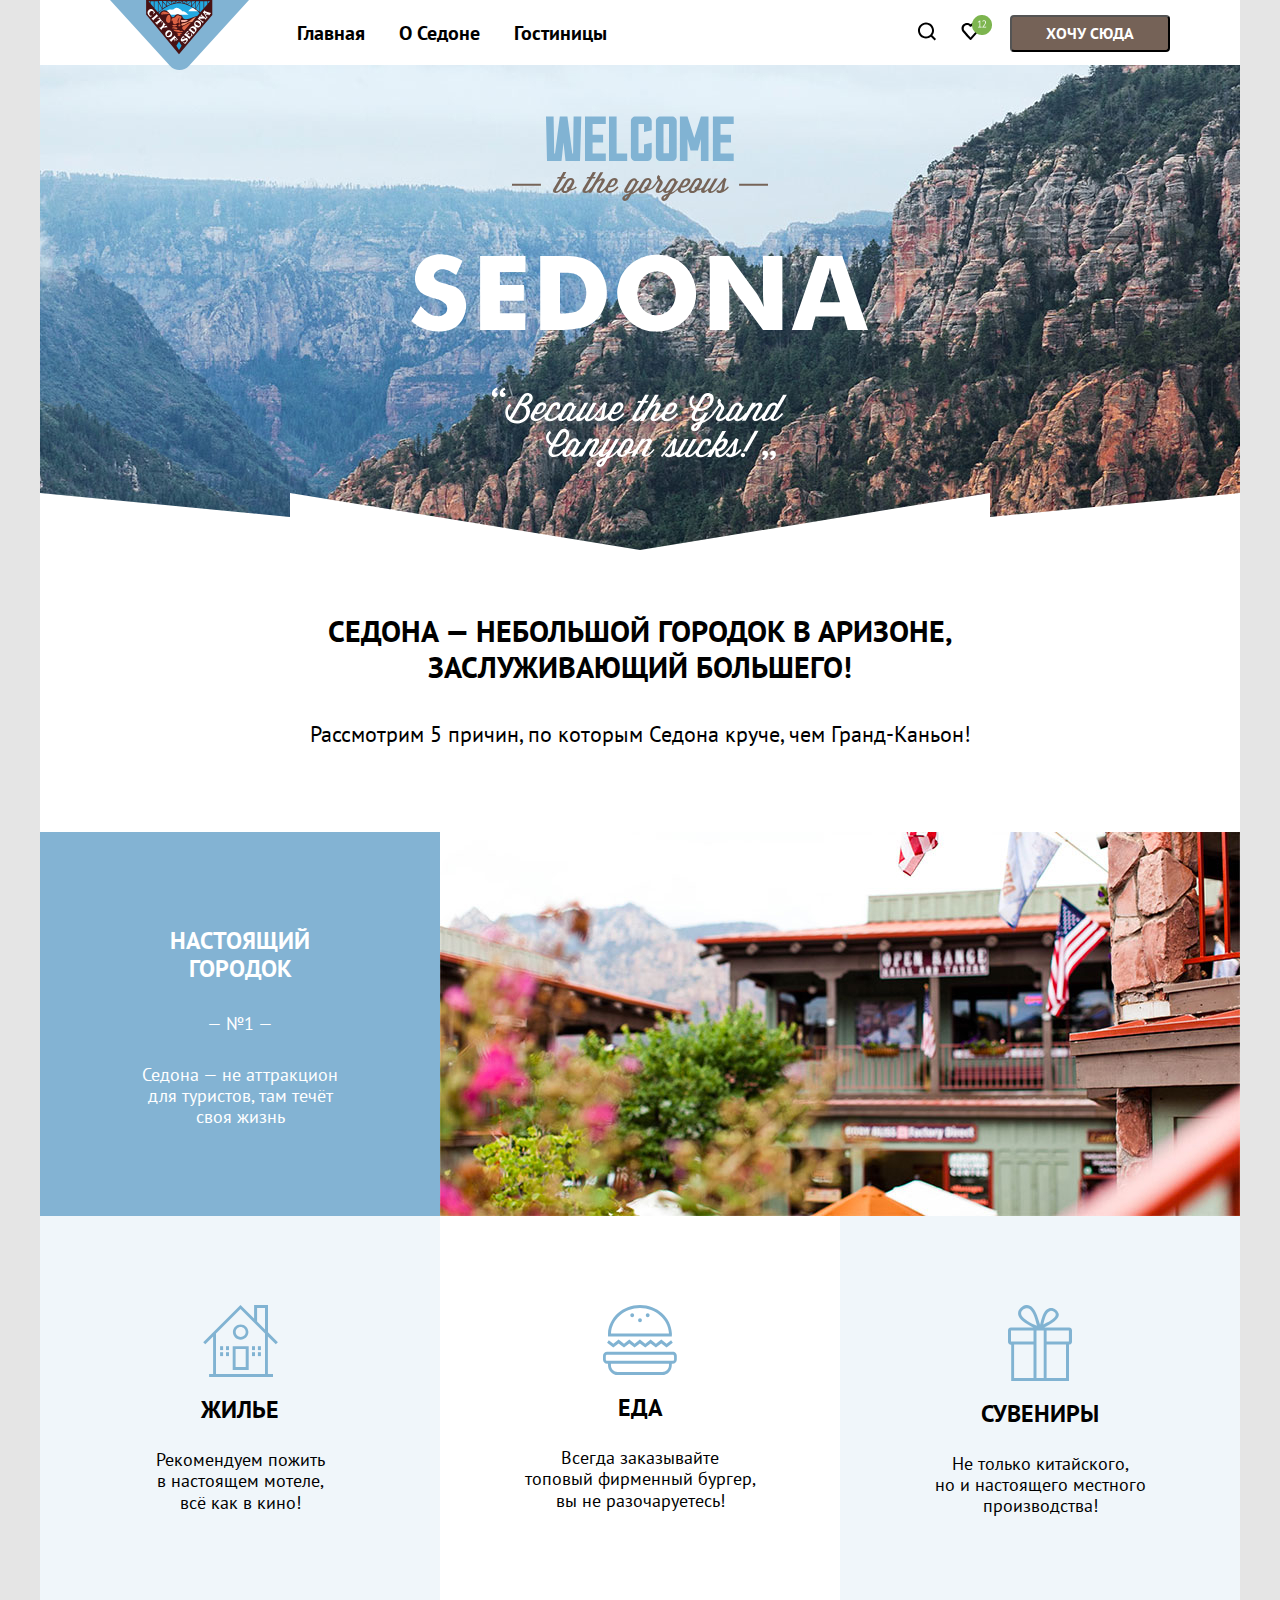
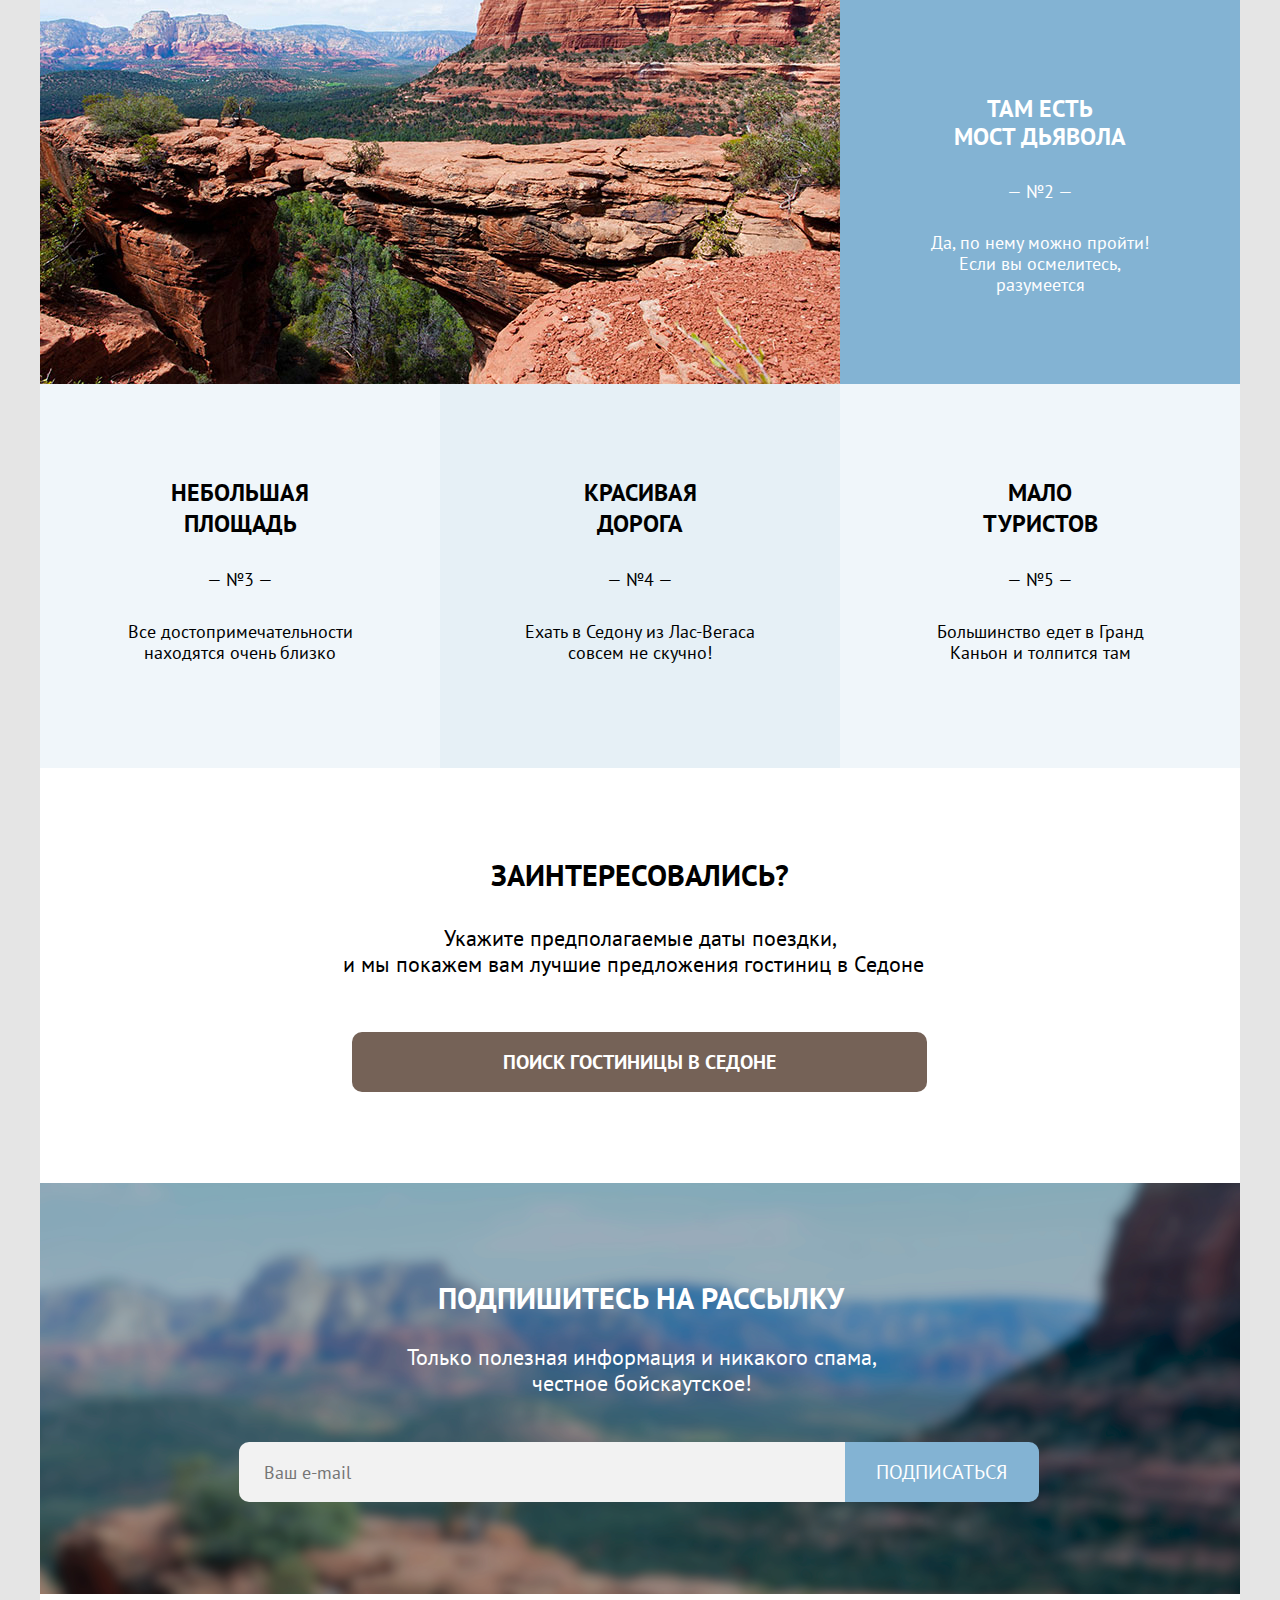
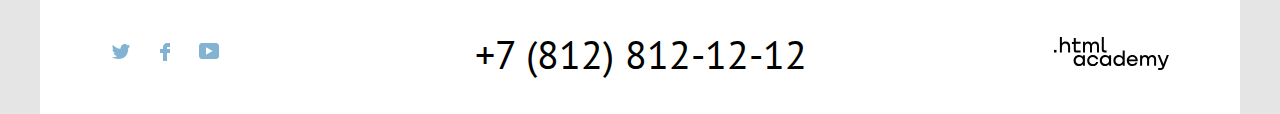
<file: index.html>
<!DOCTYPE html>
<html lang="ru">
  <head>
    <meta charset="utf-8">
    <title>HTML Academy: Седона</title>
    <link rel="stylesheet" href="./styles/styles.css">
    <link rel="icon" href="favicon.ico">
    <link rel="icon" type="image/png" sizes="32x32" href="images/vector-logos/favicon.png">
  </head>
  <body>
    <header class="page-header">
      <nav class="main-nav">
        <a class="logo main-nav__logo" href="https://htmlacademy.ru/">
         <img src="images/vector-logos/sedona-logo.svg"  width="139" height="70" alt="Логотип Седоны" >
        </a>
     
         <ul class="main-nav__list">
           <li class="main-nav__item">
            <a class="main-nav__link" href="#">Главная</a>
             </li>
           <li class="main-nav__item">
             <a class="main-nav__link" href="#">О Седоне</a>
           </li>
           <li class="main-nav__item">
             <a class="main-nav__link" href="catalog.html">Гостиницы</a>
           </li>
         </ul>
         <ul class="user-menu">
          <li class="user-menu-item-1">
            <a class="main-nav__link-2" href="#"><svg width="20" height="19" role="img" aria-label="search" viewBox="0 0 20 19" fill="none" xmlns="http://www.w3.org/2000/svg">
              <path d="M19.0257 17.05L15.3152 13.35C16.318 12.05 17.02 10.35 17.02 8.44995C17.02 4.04995 13.4098 0.449951 8.99732 0.449951C4.58483 0.449951 0.974609 4.14995 0.974609 8.54995C0.974609 12.95 4.58483 16.55 8.99732 16.55C10.8024 16.55 12.5072 15.95 13.9112 14.85L17.6217 18.55L19.0257 17.05ZM8.99732 14.55C5.68795 14.55 2.98029 11.85 2.98029 8.54995C2.98029 5.24995 5.68795 2.54995 8.99732 2.54995C12.3067 2.54995 15.0143 5.24995 15.0143 8.54995C15.0143 11.85 12.3067 14.55 8.99732 14.55Z" fill="black"/>
              </svg></a> 
          </li>
           <li class="user-menu-item-2">
            <a class="main-nav__link-2" href="#"><svg width="19" height="17" role="img" aria-label="favorite" viewBox="0 0 19 17" fill="none" xmlns="http://www.w3.org/2000/svg">
              <path d="M9.44381 17C9.14296 17 8.84211 16.9 8.64154 16.6C3.22622 10.5 1.92253 9.1 1.62168 8.7C0.91969 7.8 0.518555 6.6 0.518555 5.4C0.518555 2.4 2.92537 0 6.03417 0C7.33785 0 8.54126 0.5 9.5441 1.3C10.5469 0.5 11.8506 0 13.054 0C16.0625 0 18.5696 2.4 18.5696 5.4C18.5696 6.7 18.0682 7.9 17.266 8.8L10.2461 16.7C10.0455 16.9 9.84495 17 9.44381 17ZM3.42679 7.5C3.72764 7.9 6.93672 11.5 9.5441 14.4L15.7617 7.4C16.2631 6.9 16.4637 6.2 16.4637 5.4C16.4637 3.6 14.9594 2.1 13.1543 2.1C12.1515 2.1 11.1486 2.6 10.4467 3.4C10.1458 3.7 9.84495 3.8 9.5441 3.8C9.24325 3.8 8.9424 3.6 8.74183 3.4C8.03984 2.6 7.037 2.1 6.03417 2.1C4.22906 2.1 2.7248 3.6 2.7248 5.4C2.62452 6.3 3.02565 7 3.42679 7.5C3.3265 7.5 3.3265 7.5 3.42679 7.5Z" fill="black"/>
              </svg>
              </a> 
           </li>
           <li class="user-menu-item-3">
            <a class="main-nav__link-3" href="#"><img src="images/vector-logos/number-favorite.png" width="20"  height="20" alt="number-favorite"></a> 
           </li>
           <li class="user-menu-item">
            <button class="main-nav__link want-here-button" type="button">Xочу сюда</button> 
           </li>
         </ul>
      </nav>
     </header>

  <main class="main-container main-index">
    <h1 class="visually-hidden">SEDONA</h1>
    <div class="first-screen">
      <h2 class="visually-hidden">First-big-screen</h2>
      <div class="welcome-text">
        <img src="images/vector-logos/welcome-logo.svg" alt="wellcome-logo" width="458" height="352">
      </div>
      <div class="divider">
        <img src="images/vector-logos/divider.svg" alt="divider" width="1200" height="57">
      </div>
    </div>
    <div class="reasons">
      <div class="text-sedona-readons">
        <p class="town">Седона — небольшой городок в Аризоне, заслуживающий большего!</p>
        <p class="five-readons">Рассмотрим 5 причин, по которым Седона круче, чем Гранд-Каньон!</p>
      </div>
    </div>
    <section class="advantages">
      <h2 class="visually-hidden">Advantages</h2>
      <ul class="advantages-list">
        <li class="advantages-items-type-1">
          <div class="advantage-list-text">
          <h3 class="advantages-title-main">Настоящий <br> городок</h3>
          <p class="advantage-text-main"> — №1 — </p>
          <p class="advantage-text-main">Седона — не аттракцион<br>для туристов, там течёт своя жизнь</p>
          </div>
          <img src="images/hotels/photo-1.png" alt="sedona-hotel" width="800" height="384">
        </li>
        <li class="advantages-items-type-2">
          <div class="advantage-list-text">
            <div class="advantage-list-text-content">
            <img src="images/vector-logos/home-icon.svg" alt="home-icon" width="75" height="72">
          <h3 class="advantages-title-third">Жилье</h3>
          <p class="advantage-text-third">Рекомендуем пожить <br>в настоящем мотеле,</p> 
          <p class="advantage-text-third">всё как в кино!</p>
        </div>
        </div>
        </li>
        <li class="advantages-items-type-3">
          <div class="advantage-list-text">
            <div class="advantage-list-text-content">
          <img src="images/vector-logos/food-icon.svg" alt="food-icon" width="74" height="70">
          <h3 class="advantages-title-third">Еда</h3>
          <p class="advantage-text-third">Всегда заказывайте<br>топовый фирменный бургер,</p>
            <p class="advantage-text-third"> вы не разочаруетесь!</p>
          </div>
        </div>
        </li>
        <li class="advantages-items-type-2">
          <div class="advantage-list-text">
            <div class="advantage-list-text-content">
          <img src="images/vector-logos/present-icon.svg" width="64" height="76" alt="presents-icon">
          <h3 class="advantages-title-third">Сувениры</h3>
          <p class="advantage-text-third">Не только китайского,<br>но и настоящего местного производства!</p>
        </div>
        </div>
        </li>
        <li class="advantages-items-type-5">
          <div class="advantage-list-text">
          <h3 class="advantages-title-main">Там есть <br> мост дьявола</h3>
          <p class="advantage-text-main"> — №2 — </p>
          <p class="advantage-text-main">Да, по нему можно пройти! Если вы осмелитесь, разумеется</p>
        </div>
          <img src="images/hotels/devil-bridge.png" alt="devils-bridge" width="800" height="384">
        </li>
        <li class="advantages-items-type-2">
          <div class="advantage-list-text">
          <h3 class="advantage-name-secondary">Небольшая<br>площадь</h3>
          <p class="advantage-text-secondary"> — №3 — </p>
          <p class="advantage-text-secondary">Все достопримечательности<br>находятся очень близко </p>
        </div>
        </li>
        <li class="advantages-items-type-4">
          <div class="advantage-list-text">
          <h3 class="advantage-name-secondary">Красивая<br>дорога</h3>
          <p class="advantage-text-secondary">— №4 —</p>
          <p class="advantage-text-secondary">Ехать в Седону из Лас-Вегаса<br>совсем не скучно!</p>
        </div>
        </li>
        <li class= "advantages-items-type-2">
          <div class="advantage-list-text">
          <h3 class="advantage-name-secondary">Мало<br>туристов</h3>
          <p class="advantage-text-secondary">— №5 —</p>
          <p class="advantage-text-secondary">Большинство едет в Гранд<br>Каньон и толпится там</p>
        </div>
        </li>
      </ul>
    </section>
    <section class="hotel-search">
      <h2 class="visually-hidden">Hotel-booking</h2>
      <div class="interest">Заинтересовались?</div>
      <div class="approximate-data">Укажите предполагаемые даты поездки,</div>
      <div class="approximate-data-second">и мы покажем вам лучшие предложения гостиниц в Седоне</div>
      <button class="button-hotel-search" type="submit">ПОИСК ГОСТИНИЦЫ В СЕДОНЕ</button>
    </section>
    <section class="mailing">
      <h2 class="visually-hidden">Mailing subscribtion</h2> 
      <section class="newsletter">
        <h2 class="page-footer-title">Подпишитесь на рассылку</h2>
        <p class="news-letter-text">Только полезная информация и никакого спама,<br>честное бойскаутское!</p>
        <form class="newsletter-form" action="https://echo.htmlacademy.ru/" method="post">
          <label for="newsletter-email" class="visually-hidden">Email</label>
          <input class="field" placeholder="Ваш e-mail" type="email" name="newsletter-email" id="newsletter-email" required>
          <button class="newsletter-button" type="submit">Подписаться</button>
        </form>
      </section>
    </section>

  </main>

    <footer class="page-footer">
     <div class="page-footer__column">
      <ul class="footer-social-list">
        <li class="footer-social-item">
          <a class="social_item" href="https://twitter.com/htmlacademy_ru">
            <span class="visually-hidden">Твиттер</span>
            <svg width="18" height="15" viewBox="0 0 18 15" fill="none" xmlns="http://www.w3.org/2000/svg">
              <path d="M11.6 0.200056C13.4 -0.299944 14.8 0.500056 15.4 1.40006C16.1 1.20006 16.8 0.900056 17.5 0.700056C17.5 1.60006 16.9 2.20006 16.6 2.50006C17.3 2.60006 18 1.90006 18 1.90006C17.8 2.90006 16.9 3.70006 16.3 3.90006C16.1 10.7001 13 15.1001 5.7 15.0001C5.1 15.0001 5.8 15.0001 5.2 15.0001C4.8 15.0001 0.8 14.5001 0 13.1001C2.4 13.3001 4.1 12.7001 5 11.9001C4 11.6001 2.1 11.5001 1.8 9.00006C2.2 9.10006 2.4 9.20006 3.1 9.10006C1.8 8.30006 0.4 7.50006 0.5 5.30006C0.8 5.60006 1.6 5.80006 1.9 5.80006C1.1 5.60006 -0.2 2.50006 0.9 0.900056C2.8 2.80006 4.9 4.50006 8.5 4.70006C8.7 2.30006 9.7 0.800056 11.6 0.200056Z" fill="#83B3D3"/>
              </svg>
          </a>
        </li>
        <li class="footer-social-item">
          <a class="social_item" href="https://www.facebook.com/htmlacademy">
            <span class="visually-hidden">Facebook</span>
            <svg width="10" height="18" viewBox="0 0 10 18" fill="none" xmlns="http://www.w3.org/2000/svg">
              <path d="M7 0C4.8 0 3 1.8 3 4V6H0V10H3V18H7V10H10V6H7V4H10V0H7Z" fill="#83B3D3"/>
              </svg>
          </a>
        </li>
        <li class="footer-social-item">
          <a class="social_item" href="https://www.youtube.com/c/HTMLAcademyRUS">
            <span class="visually-hidden">Youtube</span>
            <svg width="20" height="16" viewBox="0 0 20 16" fill="none" xmlns="http://www.w3.org/2000/svg">
              <path d="M17 0H2.9C1.2 0 0 1.5 0 3.2V12.7C0 14.5 1.2 16 2.9 16H17.2C18.7 16 20.1 14.5 20.1 12.8V3.2C19.9 1.5 18.7 0 17 0ZM7 11.8V4.2L13.7 8L7 11.8Z" fill="#83B3D3"/>
              </svg>
          </a>
        </li>
      </ul>
      </div>
      <div class="footer-phone">
        <a  class="footer-phone-item" href="#">+7 (812) 812-12-12</a>
      </div>
      <div class="academy-logo">
         <a href="https://htmlacademy.ru/"><svg width="115" height="33" viewBox="0 0 115 33" fill="none" xmlns="http://www.w3.org/2000/svg">
          <path d="M0 12.8999V15.4999H2.5V12.8999H0Z" fill="black"/>
          <path d="M11.5999 4.5C9.9999 4.5 8.7999 5.2 7.9999 6.2H7.8999V0H5.8999V15.5H7.8999V10.2C7.8999 8.1 9.1999 6.6 11.1999 6.6C12.9999 6.6 14.0999 8 14.0999 9.8V15.5H16.0999V9.4C16.1999 6.4 14.2999 4.5 11.5999 4.5Z" fill="black"/>
          <path d="M26.5999 4.8001H21.7999V1.1001H19.7999V4.9001H17.8999V6.9001H19.7999V12.9001C19.7999 14.6001 20.7999 15.6001 22.4999 15.6001H26.5999V13.6001H22.8999C22.1999 13.6001 21.7999 13.2001 21.7999 12.5001V6.8001H26.5999V4.8001Z" fill="black"/>
          <path d="M41.1 4.6001C39.5 4.6001 38.2 5.4001 37.6 6.7001H37.5C36.9 5.5001 35.7 4.6001 34.1 4.6001C32.7 4.6001 31.6 5.4001 31 6.4001H30.9V4.8001H29V15.4001H31V10.0001C31 8.0001 32 6.5001 33.6 6.5001C35.1 6.5001 36 7.5001 36 9.1001V15.4001H38V9.8001C38 7.4001 39.4 6.5001 40.6 6.5001C42.1 6.5001 43 7.5001 43 9.1001V15.4001H45V8.9001C45.1 6.4001 43.6 4.6001 41.1 4.6001Z" fill="black"/>
          <path d="M47.8 12.7C47.8 14.4 48.8 15.4 50.6 15.4H52.6V13.4H50.9001C50.2001 13.4 49.8 13 49.8 12.3V0H47.8V12.7Z" fill="black"/>
          <path d="M28.9001 19.6999C28.0001 18.5999 26.7001 17.8999 25.0001 17.8999C21.9001 17.8999 19.6001 20.1999 19.6001 23.4999C19.6001 26.7999 21.9001 29.0999 25.0001 29.0999C26.8001 29.0999 28.0001 28.2999 28.8001 27.1999H28.9001V28.7999H30.9001V18.1999H28.9001V19.6999ZM25.3001 27.0999C23.1001 27.0999 21.7001 25.4999 21.7001 23.4999C21.7001 21.4999 23.1001 19.8999 25.3001 19.8999C27.5001 19.8999 28.9001 21.4999 28.9001 23.4999C28.9001 25.3999 27.5001 27.0999 25.3001 27.0999Z" fill="black"/>
          <path d="M44.2 21.9999C43.7 19.5999 41.5999 17.8999 38.7999 17.8999C35.3999 17.8999 33.2 20.3999 33.2 23.4999C33.2 26.5999 35.3999 29.0999 38.7999 29.0999C41.5999 29.0999 43.7 27.2999 44.2 24.8999H42.0999C41.6999 26.1999 40.3999 27.1999 38.7999 27.1999C36.5999 27.1999 35.2 25.5999 35.2 23.5999C35.2 21.5999 36.5999 19.9999 38.7999 19.9999C40.3999 19.9999 41.5999 20.9999 42.0999 22.1999H44.2V21.9999Z" fill="black"/>
          <path d="M55.1 19.6999C54.2 18.5999 52.9001 17.8999 51.2001 17.8999C48.1001 17.8999 45.8 20.1999 45.8 23.4999C45.8 26.7999 48.1001 29.0999 51.2001 29.0999C53.0001 29.0999 54.2 28.2999 55 27.1999H55.1V28.7999H57.1V18.1999H55.1V19.6999ZM51.5 27.0999C49.3 27.0999 47.9001 25.4999 47.9001 23.4999C47.9001 21.4999 49.3 19.8999 51.5 19.8999C53.7 19.8999 55.1 21.4999 55.1 23.4999C55.1 25.3999 53.6 27.0999 51.5 27.0999Z" fill="black"/>
          <path d="M68.6999 19.7999C67.7999 18.6999 66.4999 17.8999 64.7999 17.8999C61.6999 17.8999 59.3999 20.1999 59.3999 23.4999C59.3999 26.7999 61.5999 29.0999 64.7999 29.0999C66.4999 29.0999 67.7999 28.2999 68.5999 27.2999H68.6999V28.7999H70.6999V13.3999H68.6999V19.7999ZM65.0999 27.0999C62.8999 27.0999 61.4999 25.4999 61.4999 23.4999C61.4999 21.4999 62.8999 19.8999 65.0999 19.8999C67.2999 19.8999 68.6999 21.4999 68.6999 23.4999C68.5999 25.4999 67.1999 27.0999 65.0999 27.0999Z" fill="black"/>
          <path d="M78.3 17.8999C75 17.8999 72.8 20.3999 72.8 23.4999C72.8 26.4999 74.9 29.0999 78.3 29.0999C80.8 29.0999 82.8 27.7999 83.5 25.4999H81.4C80.9 26.4999 79.8 27.0999 78.4 27.0999C76.5 27.0999 75.1 25.7999 75 24.1999H83.8C84 20.5999 81.8 17.8999 78.3 17.8999ZM78.3 19.7999C80 19.7999 81.3 20.7999 81.6 22.3999H75.1C75.4 20.8999 76.6 19.7999 78.3 19.7999Z" fill="black"/>
          <path d="M98.2001 17.8999C96.6001 17.8999 95.3001 18.6999 94.6001 19.8999H94.5001C93.9001 18.6999 92.7001 17.8999 91.1001 17.8999C89.7001 17.8999 88.6001 18.5999 88.0001 19.6999V18.1999H86.1001V28.7999H88.1001V23.3999C88.1001 21.3999 89.1001 19.9999 90.7001 19.8999C92.2001 19.8999 93.1001 20.8999 93.1001 22.4999V28.7999H95.1001V23.1999C95.1001 20.7999 96.5001 19.8999 97.7001 19.8999C99.2001 19.8999 100.1 20.8999 100.1 22.4999V28.7999H102.1V22.2999C102.2 19.6999 100.7 17.8999 98.2001 17.8999Z" fill="black"/>
          <path d="M109.4 27.0001L105.8 18.1001H103.6L108.4 29.7001C108.1 30.6001 107.7 30.9001 106.7 30.9001H104.2V32.9001H106.7C108.5 32.9001 109.5 32.1001 110.2 30.3001L114.9 18.1001H112.8L109.4 27.0001Z" fill="black"/>
          </svg>
          </a>
      </div>
    </footer>
    <div class="modal-container">
      <div class="modal-hotel-search">
             <button class="modal-close-button">
              <span class="visually-hidden">Закрыть</span>
              <img src="images/vector-logos/cross.svg" width="13" height="13" alt="cross">
             </button>
          <section class="modal-content">
              <h2 class="modal-title">ПОИСК ГОСТИНИЦЫ В СЕДОНЕ</h2>
              <form class="auth-form" action="https://echo.htmlacademy.ru/" method="post">
                  <div class="modal-form modal-form_full">
                    <label class="madal-data" for="date-in">Дата заезда:</label>
                    <input class="auth-form-field field" type="text" id="date-in" name="auth-login" placeholder="27 апреля 2020">
                    <p class="modal-form__subtitle modal-form__subtitle_error">Мы не можем отправить вас в прошлое.</p>
                  </div>
                  <div class="modal-form modal-form_full">
                      <label class="madal-data" for="date-out">Дата выезда:</label>
                      <input class="auth-form-field field" type="text" id="date-out" name="auth-login-name" placeholder="1 сентября 2021">
                      <p class="modal-form__subtitle">На эти даты есть свободные номера. Пока есть.</p>
                    </div>
                  <div class="modal-form">
                      <label class="madal-data">Взрослые:</label>
                      <div class="number-input">
                        <button class="number-input__button number-input__button_minus"><svg width="13" height="1" role="img" aria-label="minus-image" viewBox="0 0 13 1" fill="none" xmlns="http://www.w3.org/2000/svg">
                          <path opacity="0.3" d="M0 0L0 1L13 1V0L0 0Z" fill="black"/>
                          </svg>
                          </button>
                        <input class="number-input__field" name="adults" value="2">
                        <button class="number-input__button number-input__button_plus"><svg width="13" height="13" viewBox="0 0 13 13" fill="none" role="img" aria-label="plus-image" xmlns="http://www.w3.org/2000/svg">
                          <path d="M13 6H7V0H6V6H0V7H6V13H7V7H13V6Z" fill="black"/>
                          </svg>
                          </button>
                      </div>
                  </div>
                  <div class="modal-form madal-form_small">
                      <label class="madal-data madal-data_help">Дети:
                      <button class="madal-data_helper" type="button" aria-labelledby="tooltip-label"><img src="images/vector-logos/info-2.svg" width="1" height="9" alt="info"></button>
                      </label>
                      <div class="number-input">
                        <button class="number-input__button number-input__button_minus"><svg width="13" height="1" role="img" aria-label="minus-image" viewBox="0 0 13 1" fill="none" xmlns="http://www.w3.org/2000/svg">
                          <path opacity="0.3" d="M0 0L0 1L13 1V0L0 0Z" fill="black"/>
                          </svg>
                          </button>
                        <input class="number-input__field" name="child" value="1">
                        <button class="number-input__button number-input__button_plus"><svg width="13" height="13" role="img" aria-label="plus-image" viewBox="0 0 13 13" fill="none" xmlns="http://www.w3.org/2000/svg">
                          <path d="M13 6H7V0H6V6H0V7H6V13H7V7H13V6Z" fill="black"/>
                          </svg></button>
                      </div>
                  </div>
              </form>
              <div class="modal-search-button">
                  <button class="modal-search">НАЙТИ</button>
               </div>
          </section>
          <span class="rectangle"><img src="images/vector-logos/rectangle-modal.svg" alt="rectangle-figure" width="19" height="9"></span>
          <span class="tooltip-text" role="tooltip" id="tooltip-label">
              Укажите количество детей,
              которые будут с вами, возраст
               которых от 6 до 18 лет. Дети
               до 6 лет размещаются
              бесплатно.
          </span>
      </div>
  </div>
  </body>
</file>
<file: styles/styles.css>
@font-face {
  font-family: "PT Sans";
  font-style: normal;
  font-weight: 400;
  src: url("../fonts/pt-sans-regular.woff2") format("woff2");
  font-display: swap;
}

@font-face {
  font-family: "PT Sans";
  font-style: normal;
  font-weight: 700;
  src: url("../fonts/pt-sans-bold.woff2") format("woff2");
  font-display: swap;
}


html {
  height: 100%;
}

body {
  border-left-width: 40px;
  border-left-style: solid;
  border-left-color: #E5E5E5;
  border-right-width: 40px;
  border-right-style: solid;
  border-right-color: #E5E5E5;
  width: 1200px;
  min-height: 100%;
  flex-direction: column;
  display: flex;
  margin: 0 auto;
  font-family: "PT Sans", sans-serif;
  font-size: 16px;
  background-color: #ffffff;
}

.main-container {
  flex-grow: 1;
}

.page-header {
  align-self: center;
  display: flex;
  width: 1060px;
  height: 65px;
  margin: 0 auto;
  margin-left: 0;
  margin-right: 0;
  text-align: center;
  flex-direction: row;
  flex-wrap: wrap;
  position: relative;
  z-index: 1;
}

.logo main-nav__logo {
  width: 138px;
  height: 70px;
  display: block;
  margin: 0;
}

.main-nav {
  grid-template-columns: min-content 2fr auto;
  width: 1060px;
  margin: 0 auto;
  text-align: center;
  display: grid;
  overflow: auto;
  grid-column-gap: 31px;
}

.main-nav__list {
  margin-right: 0px;
  justify-content: flex-start;
  display: grid;
  grid-template-columns: repeat(3, min-content);
  padding: 0px;
  vertical-align: middle;
  text-align: center;
  align-items: center;
  margin-top: 0px;
  margin-bottom: 0;
  white-space: nowrap;
  height: 60px;
  padding-top: 3px;
}

.main-nav__item {
  justify-content: center;
  display: inline-flex;
  margin:0;
  text-align: center;
  padding: 0 17px;
}

.user-menu {
  display: grid;
  padding: 0;
  margin: 0;
  vertical-align: middle;
  align-items: center;
  flex-wrap: nowrap;
  flex-direction: row;
  justify-content: flex-end;
  grid-template-columns: repeat(3, min-content);
  grid-column-gap: 23.5px;
  height: 60px;
  padding-top: 3px;
}

.placeholder {
margin-left: 20px;
}

.user-menu-item {
  display: inline;
}

.user-menu-item-1 {
  display: inline;
}

.user-menu-item-2 {
  display: inline;
}

.user-menu-item-3 {
  margin-top: -13px;
  margin-left: 55px;
  display: inline;
  position: absolute;
}

.main-nav__link {
  font-family: "PT Sans", sans-serif;
  line-height: 26px;
  font-weight: 700;
  text-align: center;
  color: #000000;
  background-color: #ffffff;
  text-decoration: none;
  text-transform: capitalize;
  margin: 0;
  padding: 0;
  font-size: 20px;
  outline: none;
}

.main-nav__link:hover {
  color: #756257;
}



.main-nav__link:active {
color: rgba(117, 98, 87, 0.3);
}

.want-here-button:hover {
  background-color: #615048;
  color: #fff
}

.want-here-button:active {
  background-color:#615048;
  color:#756257;
}

.want-here-button:focus {
  background-color:#615048;
  border: solid 3px #83B3D3;
}

.main-nav__link-2 svg:hover {
  fill:#756257;
  stroke: #756257;
}

.main-nav__link-2:hover {
  fill:#756257;
  stroke: #756257;
}

.main-nav__link-2:active {
  fill:#756257;
  stroke: #756257;
  opacity: 0.3;
}

.want-here-button  {
  text-transform: uppercase;
  width: 160px;
  height: 37px;
  background-color: #756257;
  border-radius: 4px;
  color: #ffffff;
  font-size: 16px;
  line-height: 20px;
  margin-left: 7px;
  outline: none;
}


.first-screen {
  color: #000000;
  background-color: #ffffff;
  background-size: 100% auto;
  background-repeat: no-repeat;
  background-image: url('../images/big-photos/first-screen-background.jpg');
  width: 1200px;
  height: 485px;
}

.divider {
  margin-top: 21px;
  width: 1200px;
  height: 57px;
}

.welcome-text  {
  text-align: center;
  padding-top: 51.4px;
}
.text-sedona-readons {
  display: flex;
  padding-top: 33px;
  text-align: center;
  color: black;
  margin: 0 auto;
  flex-direction: column;
}

.text-sedona-readons {
  display: flex;
  flex-wrap: wrap;
  align-content: center
}

.advantage-list-text {
  width: 400px;
  height: 384px;
  text-align: center;
}

.advantages-items-type-1 {
  background-color: #83B3D3;
  width: 1200px;
  display: flex;
}

.town {
    text-transform: uppercase;
    font-style: normal;
    font-weight: 700;
    font-family: "PT Sans", sans-serif;
    font-size: 30px;
    line-height: 36px;
    width: 720px;
    height: 72px;
}

.five-readons {
font-size: 22px;
font-style: normal;
font-weight: 400;
line-height: 36px;
letter-spacing: 0em;
text-align: center;
margin-bottom: 64px;
margin-top: 1px;
font-family: "PT Sans", sans-serif;
font-size: 22px;
line-height: 36px
}

.advantages {
  display: flex;
  width: 1200px;
  height: 1535px;
}

.catalog-filters{
 margin-left: 71px;
}
.advantages-list {
  display: flex;
  height: 1535px;
  flex-direction: row;
  flex-wrap: wrap;
  padding-left: 0px;
}

.advantage-name-secondary {
  padding-top: 97px;
}


.advantages-title-main {
  margin-top: 1px;
  font-family: "PT Sans", sans-serif;
  font-size: 24px;
  text-align: center;
  font-weight: 700;
  line-height: 28px;
  color:#ffffff;
  margin-top: 95px;
  width: 400px;
  height: 56px;
  text-transform: uppercase;
}

.advantage-text-main {
  margin-top: 30px;
  font-family: "PT Sans", sans-serif;
  font-size: 18px;
  font-weight: 400;
  color:#ffffff;
  line-height: 21px;
  width: 220px;
  margin-left: 90px;
  margin-right: 90px;
}
.advantage-list-text-content {
 margin-top: 89px;
}

.advantages-items-type-2 {
 width: 400px;
 height: 384px;
 background-color: #83B3D31F;
 display: inline-block;
 margin: 0;
 text-align: center;
 border: none;
}

.advantages-items-type-3 {
width: 400px;
height: 384px;
background-color: #ffffff;
display: inline-block;
margin: 0;
text-align: center;
border: none;
}

.advantages-items-type-4 {
width: 400px;
height: 384px;
background-color: #83B3D333;
display: inline-block;
margin: 0;
text-align: center;
border: none;
}

.advantages-items-type-5 {
background-color: #83B3D3;
width: 1200px;
display: flex;
flex-direction: row-reverse;
}



.advantages-title-secondary {
 text-transform: uppercase;
 margin-left: 75px;
 margin-right: 75px;
}

.advantage-name-secondary {
  text-transform: uppercase;
  margin-top: -4px;
  font-family: "PT Sans", sans-serif;
  font-size: 24px;
  font-weight: 700;
  color: #000000;
}

.advantage-text-secondary {
 padding-top: 6px;
 margin-bottom: 25px;
 width: 250px;
 font-family: "PT Sans", sans-serif;
 font-size: 18px;
 line-height: 21px;
 font-weight: 400;
 color: #000000;
 margin-left: 75px;
}

.advantages-title-third {
  font-size: 24px;
  text-transform: uppercase;
  margin-left: 75px;
  margin-right: 75px;
  margin-top: 13px;
}

.advantage-text-third {
  width: 250px;
  height: 25px;
  font-family: "PT Sans", sans-serif;
  font-size: 18px;
  line-height: 21px;
  font-weight: 400;
  color: #000000;
  margin-left: 75px;
}

.interest {
  line-height: 36px;
  font-family: "PT Sans", sans-serif;
  font-size: 30px;
  font-weight: 700;
  color: #000000;
  padding-top: 106px;
  padding-left: 240px;
  padding-right: 240px;
  width: 720px;
  text-transform: uppercase;
  padding-bottom: 30px;
}

.approximate-data {
  font-family: "PT Sans", sans-serif;
  font-size: 22px;
  font-style: normal;
  font-weight: 400;
  line-height: 26px;
  letter-spacing: 0em;
  text-align: center;
  font-weight: 400;
  color: #000000;
  width: 720px;
  padding-left: 240px;
  padding-right: 240px;
  padding-top: 2px;
  line-height: 26px;
  height: 25;
}

.approximate-data-second {
  font-family: "PT Sans", sans-serif;
  font-size: 22px;
  font-style: normal;
  font-weight: 400;
  line-height: 26px;
  letter-spacing: 0em;
  text-align: center;
  font-weight: 400;
  color: #000000;
  width: 720px;
  padding-left: 233px;
  padding-right: 219px;
  /* padding-bottom: 15px; */
  line-height: 26px;
  height: 25;
}

.hotel-search {
 width: 1200px;
 height: 417px;
 text-align: center;
 justify-content: center;
 margin: 0;
}

.button-hotel-search {
  margin-top: 55px;
  font-size: 20px;
  font-family: "PT Sans", sans-serif;
  margin-left: 312px;
  margin-right: 313px;
  font-weight: 700;
  width: 575px;
  height: 60px;
  color: #ffffff;
  background-color:#756257;
  border-radius: 10px;
  border:none
}

.button-hotel-search:hover {
  background-color: #615048;
}

.button-hotel-search:focus {
  background-color: #615048;
  border: solid 3px #83B3D3;
}

.button-hotel-search:active {
  background-color: #615048;
  color: #79716d;
}

.field:hover {
  background-color: #E6E6E6;
}

.field:focus {
  background-color: #E6E6E6;
  border: solid 3px #83B3D3;
}

.page-footer-title {
  font-family: "PT Sans", sans-serif;
  font-size: 30px;
  font-weight: 700;
  color:#ffffff;
  line-height: 36px;
}

.news-letter-text {
  margin-left: 2px;
  margin-top: -71px;
  position: absolute;
  height: 52px;
  font-family: "PT Sans", sans-serif;
  font-size: 22px;
  font-weight: 400;
  color:#ffffff;
  line-height: 26px;
  width: 720px;
}

.mailing {
  padding-bottom: -32px;
  margin-top: 15px;
  background-image: url('../images/big-photos/main-subscription-background.png');
  background-repeat: no-repeat;
  width: 1200px;
  height: 411px;
  display: flex;
  align-items: center;
  align-content: center;
  justify-content: center;
  overflow: auto;
}

.newsletter {
  margin-top: 53px;
  margin-right: 200px;
  margin-left: 201px;
  width: 800px;
  display: flex;
  justify-content: center;
  flex-direction: row;
  flex-wrap: wrap;
}

.newsletter-catalog {
  margin-top: 54px;
  margin-right: 200px;
  margin-left: 199px;
  width: 800px;
  display: flex;
  flex-wrap: wrap;
  justify-content: center;
}

.newsletter-form {
  position: absolute;
  padding-top: -4px;
  height: 60px;
  margin: 0;
  width: 800px;
  display: flex;
  padding-bottom: 8px;
  margin-right: 3px;
  margin-top: 27px;
}

.newsletter-form-catalog {
  margin-top: 14px;
  width: 800px;
  display: flex;
  padding-bottom: 8px;
  margin-top: 32px;
  margin-right: 6px;
}

.page-footer-title {
  position: absolute;
  margin: 0;
  margin-top: -135px;
  width: 720px;
  height: 36px;
  display: block;
  text-align: center;
  text-transform: uppercase;
 }

.news-letter-text {
 text-align: center;
}


 .field {
    padding-right: 0px;
    padding-left: 25px;
    padding-bottom: 0px;
    padding-top: 0px;
    padding-bottom: 0;
    font-family: "PT Sans", sans-serif;
    font-size: 18px;
    font-style: normal;
    font-weight: 400;
    line-height: 26px;
    letter-spacing: 0em;
    text-align: left;
    width: 600px;
    height: 60px;
    display: block;
    border-top-left-radius: 10px;
    border-bottom-left-radius: 10px;
    border: none;
    background-color: #F2F2F2;
    outline: none;
}

.visually-hidden {
  display: none;
  margin: 0;
}

.newsletter-button {
  line-height: 26px;
  text-transform: uppercase;
  width: 200px;
  color: #ffffff;
  background-color: #83B3D3;
  border-top-right-radius: 10px;
  border-bottom-right-radius: 10px;
  border: none;
  font-family: "PT Sans", sans-serif;
  font-size: 20px;
  font-weight: 400;
  outline: none;
}

.newsletter-button:hover {
  background-color: #68A2CA;
}

.newsletter-button:focus {
  background-color: #68A2CA;
  border: solid #756257 3px;
}

.newsletter-button:active {
  background-color: #68A2CA;
  opacity: 0.3;
}


.newsletter-button-catalog {
  line-height: 26px;
  text-transform: uppercase;
  width: 200px;
  color: #ffffff;
  background-color: #83B3D3;
  border-top-right-radius: 10px;
  border-bottom-right-radius: 10px;
  border: none;
  font-family: "PT Sans", sans-serif;
  font-size: 20px;
  font-weight: 400;
}

.page-footer {
  width: 1200px;
  min-height: 120px;
  display: grid;
  grid-template-columns: 1fr 1fr 1fr;
  overflow: auto;
  align-content: center;
  align-items: center;
}

.footer-social-list {
padding-left: 72px;
display: flex;
width: 107px;
height: 18px;
margin-top: 49px;
margin-bottom: 53px;
justify-content: space-between;
}

.footer-social-item {
display: inline-block;
}

.footer-phone {
padding-bottom: 40px;
padding-top: 40px;
display: flex;
width: 720px;
height: 40px;
border: none;
}

.academy-logo {
  display: flex;
  width: 115px;
  height: 34px;
  padding-left: 54px;
  padding-bottom: -2px;
  border: none;
  outline: none;
}

.academy-logo:hover {
  stroke: #756257;
  fill: #756257;
}

.academy-logo:focus {
  border: 3px solid #68A2CA;
  stroke: #756257;
  fill: #756257;
  outline: none;
}

.academy-logo:active {
  stroke: #756257;
  fill: #756257;
  opacity: 0.3;
}

.footer-phone-item {
  margin-left: 180px;
  display: flex;
  align-items: center;
  justify-content: center;
  font-style: normal;
  font-size: 40px;
  width: 361px;
  font-family: "PT Sans", sans-serif, sans-serif;
  line-height: 40px;
  text-decoration: none;
  color: #000000;
  border: none;
  }

  .footer-phone-item:hover {
    color: #756257;
  }

  .footer-phone-item:focus {
    color:#756257;
    border: 3px solid #68A2CA;
    border-radius: 10px;
    border: 361px 70px;
    outline: none;
  }

  .footer-phone-item:active {
    color: #756257;
    opacity: 0.3;
  }

  .social_item:hover {
    stroke: #68A2CA;
    fill: #68A2CA;
  }

  .social_item:focus {
    padding: auto;
    border-radius: 5px;
    border: 3px solid #68A2CA;
    stroke: #68A2CA;
    fill: #68A2CA;
    outline: none;
  }

  .social_item:active {
    stroke: #68A2CA;
    fill: #68A2CA;
    opacity: 0.3;
  }

.sorting {
  width: 1070px;
  display: flex;
  flex-direction: row;
  align-items: center;
  margin-left: 71px;
  margin-right: 79px;
  margin-top: 38px;
  margin-bottom: 65px;
}

.product-list {
  display: grid;
  grid-template-columns: repeat(3,1fr);
  grid-column-gap: 22px;
  padding-left: 11px;
  grid-row-gap: 47px;
  margin-right: 5px;
}

.product-card {
  margin-left: 11px;
  margin-top: -12px;
  grid-template-columns: 1fr 1fr;display: grid;
  list-style-type: none;
  flex-wrap: wrap;
  padding-left: -21px;
}

.product-card-type {
  font-family: "PT Sans", sans-serif;
  font-size: 18px;
  font-style: normal;
  font-weight: 400;
  line-height: 23px;
  letter-spacing: 0em;
  text-align: left;
  margin-top: 3px;
  margin-left: 2px;
  }

.stars-score {
  margin-left: 1px;
  height: 17px;
  margin-bottom: 25px;
  margin-top: 26px;
}

.stars {
  margin-left: 2px;
}

.page-container {
  display: flex;
  background-image: url('../images/big-photos/hotels-filter-background.jpg');
  background-repeat: no-repeat;
  width: 1200px;
  height: 408px;
  flex-wrap: wrap;
  flex-direction: column;
  align-items: flex-start;
}

.catalog-filter-group {
  padding-left: 1px;
  padding-top: 23px;
  display: inline-block;
  border:0 none;padding: 0;
  margin: 0;width: 154px;
}

.inner-header-title-container {
  width: 528px;
  height: 68px;
  text-align: center;
  padding-top: 35px;
}

.inner-header-title {
  margin-top: 40px;
  font-family: "PT Sans", sans-serif;
  font-size: 60px;
  font-style: normal;
  font-weight: 700;
  line-height: 78px;
  letter-spacing: 0em;
  text-align: left;
  color: #ffffff;
  vertical-align: bottom;
  margin: 0;
}

.sorting-result {
  display: flex;
  text-align: center;
  height: 39px;
  background-color: #ffffff;
  margin-right: 185px;
}

.sorting-result-text {
text-transform: uppercase;
color: #000000;
font-size: 30px;
font-weight: 700;
text-align: center;
margin: auto;
}

.button-sorting {
  width: 14px;
  height: 14px;
  object-fit: contain;
  top: 2px;
  border: 2px solid #000000;
  padding: 15px;margin: 4px;
  border-radius: 4px;}

.button-sorting-light {
  width: 14px;height: 14px;
  border: 2px solid #000000;
  padding: 15px;margin: 5px;
  border-radius: 4px;
  margin-left: -1px;
}

.select-control-fisrt {
  margin-left: 7px;
  font-family: "PT Sans", sans-serif;
  font-size: 18px;
  font-style: normal;
  font-weight: 400;
  line-height: 23px;
  letter-spacing: 0em;
  text-align: left;
  margin-right: 83px;
  width: 287px;
  height: 48px;
  padding-left: 14px;
  padding-bottom: -2px;
  outline: none;
}

.select-control-fisrt:hover {
  border:#82B3D3 solid 2px;
}

.select-control-fisrt:focus {
  border:#82B3D3 solid 2px;
}

.select-control-fisrt:active {
  background-color: #E6E6E6;
}

.product-card-image {
  outline: none;
  border: none;
}

.product-card-image:hover {
  opacity: 0.6;
}

.product-card-image:focus{
  border: 3px solid #82B3D3;
}

.product-card-image:active{
  opacity: 0.3;
}

.product-card-button-detials:hover{
  background-color: #615048;
}

.product-card-button-detials:focus{
  border: #82B3D3 3px solid;
  background-color: #615048;
}

.product-card-button-detials:active {
  background-color: #615048;
  opacity: 0.3; ;
}


.breadcrumbs {
  margin-top: 3px;
  padding: 0;
  margin-bottom: 45px;
}

.breadcrumbs-item {
  display: inline-block;
  text-decoration: none;
}

.breadcrumbs-link {
  text-decoration: none;
  color: #ffffff;
  padding: 0 3px;
  outline: none;
}

.breadcrumbs-link:hover {
opacity: 0.6;
}

.breadcrumbs-link:focus {
  border: solid 3px #68A2CA;
}

.breadcrumbs-link:active {
  opacity: 0.3;
}

.product-card-link {
  grid-column: 1 / -1;
  text-decoration: none;
}

.catalog {
display: flex;
justify-content: center;
margin-bottom: -15px;
}

.lable {
  border-radius: 5px;
}

.cost {
    margin-left: 96px;
}

.cost-text {
  margin-left: 1px;
  color: #ffffff;
  font-weight: 700;
  font-style: normal;
  font-size: 20px;
  margin-top: 2px;
  margin-bottom: 0px;
  padding-bottom: 36px;
}

.cost-table {
  margin-left: 8px;
  height: 76px;
  width: 295px;
  background-image: url('images\vector-logos\rectangle 33.svg');
}

.input-table {
  font-family: "PT Sans", sans-serif;
  font-size: 18px;
  font-style: normal;
  font-weight: 400;
  line-height: 23px;
  letter-spacing: 0em;
  text-align: left;
  height: 6px;
  background-color: transparent;
  border: 1px solid #ffffff;
  padding: 19px;
  color: #fff;
  display: inline-block;
  width: 35%;
  }

  .input-table-text {
    position: absolute;
    right: 19px;
    top: -1px;
  }

    .input-table-wrapper {
      width: 145px;
      display: inline;
      position: relative;
      margin-left: -5px;
  }

.input-table-wrapper:hover {
  opacity: 0.3;
}

.input-table-wrapper:focus {
  border: solid 3px;
  box-shadow: #81B3D2;
}

.input-table-wrapper:active {
  background-color: #756257;
  border: 3px solid #fff;
}

.input-table:placeholder {
background-color: #756257;
}



.range {
  height: 4px;
  position: relative;
}

.range__line{
 height: 100%;
 width: 80%;
 background: #fff;
 left: 3px;
 position: absolute;
 top: 0;
}

.range__picker {
 width: 20px;
 height: 20px;
 border-radius: 5px;
 background: #fff;
 position: absolute;
 top: 50%;
 transform: translate(-50%, -50%);
}

.range__picker:focus {
border:#82B3D3 3px solid;
}
.range__picker_right{
    left: 79%;
}
.range__picker_left{
    left: 4%;
}
.line-white {
  color: #fff;
  width: 2px;
}

.control-input {
  border-radius: 4px;
  width: 20px;
  height: 20px;
}

.control-input:checked + span{
  margin-left: 13px;
}

.control-input + span {
  margin-left: 13px;
}

.control-input:hover {
  opacity: 0.6;
}

.control-input:focus {
  opacity: 0.6;
  border: solid 3px #82B3D3;
}

.control-input:active {
  opacity: 0.3;
}



.catalog-filter-title {
  font-family: "PT Sans", sans-serif, sans-serif;
  font-size: 20px;
  font-weight: 700;
  color: #ffffff;
  line-height: 26px;padding: 0;
}


.catalog-filter-title-2 {
  padding-top: 21px;
  margin-left: -16px;
  font-family: "PT Sans", sans-serif;
  font-size: 20px;
  font-weight: 700;
  color: #ffffff;
  line-height: 36px;
}

.catalog-filter-item {
  margin-left: -4px;
  color: #ffffff;
  font-weight: 400;
  font-style: normal;
  font-size: 18px;
}

.catalog-filter {
  display: grid;
  grid-template-columns: repeat(2,min-content) 1fr min-content;
  align-items: flex-start;
  grid-column-gap: 62px;
}

.catalog-filter-list {
  list-style-type: none;
  gap: 9px;display: grid;
  padding: 0;
  margin: 26px 0 0;
}

.range {
  background-color: #424949;
  width: 288px;
}

.filter-buttons {
  display: grid;
  padding-top: 27px;
  flex-direction: column;
  padding-right: 89px;
  margin-left: 5px;
}

.button-set {
  margin-left: 0px;
  text-transform: uppercase;
  font-weight: 700;
  font-family: "PT Sans", sans-serif;
  margin-top: 34px;
  border-radius: 4px;
  color: #ffffff;
  width: 160px;
  height: 48px;
  background-color:#83B3D3;
  font-size: 16px;
  outline: none;
}

.button-set:hover {
  background-color: #68A2CA;
}

.button-set:focus {
background-color: #68A2CA;
border: solid 3px #fff;
}

.button-set:active{
  background-color: #68A2CA;
  opacity: 0.3;
}

.button-reset {
font-family: "PT Sans", sans-serif;
font-size: 18px;
font-style: normal;
font-weight: 400;
line-height: 23px;
letter-spacing: 0em;
text-align: center;
width: 160px;
height: 23px;
background: transparent;
border: none;
margin-top: 20px;
color: #ffffff;
outline: none;
}

.button-reset:hover{
  opacity: 0.6;
}

.button-reset:focus {
  border: solid 3px #83B3D3;
}

.button-reset:active {
  opacity: 0.3;
}
.product-card-title {
  margin-top: 10px;
  margin-bottom: 16px;
  color: #000000;
  font-family: "PT Sans", sans-serif;
  font-size: 24px;
  font-weight: 700;
  font-style: normal;
  text-decoration: none;
  margin-left: 2px;
}

.product-card-price {
  color: #000000;
  font-family: "PT Sans", sans-serif;
  font-size: 18px;
  font-weight: 400;
  line-height: 23,29px;
  font-style: normal;
  padding-right: -9px;
  margin-top: 1px;
  margin-bottom: 0px;
  margin-left: -2px;
}

.product-card-button-detials {
  font-family: "PT Sans", sans-serif;
  font-size: 16px;
  font-style: normal;
  font-weight: 700;
  line-height: 21px;
  letter-spacing: 0em;
  text-align: center;
  margin-right: 26.5px;
  width: 133px;
  height: 34px;
  color: #ffffff;
  background-color: #756257;
  border-radius: 4px;
  line-height: 20px;
  font-style: normal;
  border: 0px;
  margin-top: -1px;
  margin-left: 1px;
  text-transform: uppercase;
  outline: none;
}

.product-card-button-favorite {
  margin-right: 1px;
  margin-top: -2px;
  font-family: "PT Sans", sans-serif;
  font-size: 16px;
  font-style: normal;
  font-weight: 700;
  line-height: 21px;
  letter-spacing: 0em;
  text-align: center;
  margin-right: 20.5px;
  width: 141px;
  height: 37px;
  color: #ffffff;
  font-size: 16px;
  background-color: #82B3D3;
  border-radius: 4px;
  line-height: 20px;
  font-style: normal;
  border: 0px;
  text-transform: uppercase;
  outline: none;
}

.product-card-button-favorite-2{
  margin-right: 1px;
  margin-top: -2px;
  font-family: "PT Sans", sans-serif;
  font-size: 16px;
  font-style: normal;
  font-weight: 700;
  line-height: 21px;
  letter-spacing: 0em;
  text-align: center;
  margin-right: 20.5px;
  width: 141px;
  height: 37px;
  color: #ffffff;
  font-size: 16px;
  background-color: #7DB54F;
  border-radius: 4px;
  line-height: 20px;
  font-style: normal;
  border: 0px;
  text-transform: uppercase;
  outline: none;
}

.product-card-button-favorite:hover {
background-color: #68A2CA;
border: 1px solid #756257
}

.product-card-button-favorite:focus {
  background-color: #68A2CA;
border: 3px solid #756257
}

.product-card-button-favorite:active {
  opacity: 0.3;
  background-color: #68A2CA;
}

.product-card-button-favorite-2:hover {
  background-color: #6C9E42;
  border: 1px solid #756257
  }
  
  .product-card-button-favorite-2:focus {
    background-color: #6C9E42;
  border: 3px solid #756257
  }
  
  .product-card-button-favorite-2:active {
    opacity: 0.3;
    background-color: #6C9E42;
  }

.product-card-button-favorite-one {
display: flex;
justify-content: flex-end;
}

.product-card-score-one {
  display: grid;
  justify-content: flex-end;
  grid-column: 1 / -1;
  margin-top: -69px;
  margin-right: 22px;
}

.product-card-button-favorite-added {
width: 133px;
height: 37px;
color: #ffffff;
font-size: 16px;
background-color: #7DB54F;
border-radius: 4px;
line-height: 20px;
font-style: normal;
border: 0px;
}

.show-more-button-container {
  margin-top: 1px;
  margin: auto;display: flex;
  width: 1056px;height: 120px;
  justify-content: center;
  align-items: center;
  margin-top: 37px;
  margin-bottom: 51px;
}

.button-pagination-show-more {
  text-transform: uppercase;
  font-family: "PT Sans", sans-serif;
  font-size: 20px;font-style: normal;
  font-weight: 700;line-height: 26px;
  letter-spacing: 0em;
  text-align: center;
  display: flex;
  width: 619px;
  height: 60px;
  background-color: #83B3D3;
  border-radius: 4px;
  color: #ffffff;
  font-family: "PT Sans", sans-serif;
  font-style: normal;font-size: 20px;
  font-weight: 700;line-height: 25px;
  text-align: center;border: 0px;
  flex-wrap: nowrap;
  align-items: center;
  justify-content: center;
}

.button-pagination-show-more:hover {
  background-color: #68A2CA;
  }
  
  .button-pagination-show-more:focus {
    border: solid 3px #756257;
    background-color: ##68A2CA;
  }
  
  .button-pagination-show-more:active {
    background-color: #68A2CA;
    opacity: 0.3;
  }

.product-card-score {
  margin-top: 16px;
  width: 160px;
  height: 37px;
  border: 0px;
  border-radius: 4px;
  background-color: #F2F2F2;
  font-size: 16px;
  font-family: "PT Sans", sans-serif, sans-serif;
  font-weight: 400;
  line-height: 20px;
  text-align: center;
  text-transform: uppercase;
}

.pagination {
  margin-top: -38px;
  display: flex;
  flex-direction: row;
  align-items: center;
  margin-left: 63px;
  margin-right: 72px;
  justify-content: space-between;
}

.pagination-list {
  display: flex;
  padding: 0 4px;
}

.pagination-item {
  flex: 1 1 auto;
  margin: 0 5px;
  display: flex;
  width: 53px;
  background: #82B3D3;
  text-align: center;
  align-items: center;
  justify-content: center;
  border-radius: 4px;
  outline: none;
}

.pagination-item:hover {
background-color: #68A2CA;
}

.pagination-item:focus {
  border: #756257 solid 3px;
  background-color: #68A2CA;
}

.pagination-item:active {
  background-color: #68A2CA;
  opacity: 0.3;
}

.pagination-item-pagination-current {
flex: 1 1 auto;
margin: 0 5px;
display: flex;
width: 55px;
height: 55px;
background-color:#F2F2F2;
text-align: center;
align-items: center;
justify-content: center;
border-radius: 4px;
}

.pagination-link {
  text-transform: uppercase;
  text-decoration: none;
  font-family: "PT Sans", sans-serif;
  font-size: 20px;
  font-style: normal;
  font-weight: 700;
  line-height: 26px;
  letter-spacing: 0em;
  text-align: center;
  color: #ffffff;
}

.hotel-number-on-page {
  font-family: "PT Sans", sans-serif;
  font-size: 18px;
  font-style: normal;
  font-weight: 400;
  line-height: 23px;
  letter-spacing: 0em;
  text-align: left;
  margin-left: 262px;
  margin-right: 16px;
  width: 175px;
  height: 23px;
  margin-top: 2px;
}

.select-control {
  font-family: "PT Sans", sans-serif;
  font-size: 18px;
  font-style: normal;
  font-weight: 400;
  line-height: 23px;
  letter-spacing: 0em;
  text-align: left;
  margin-left: 5px;
  padding-left: 13px;
  width: 160px;
  height: 48px;
  border-color: #E5E5E5;
  padding-top: 4px;
}

.mailing-catalog {
  margin-bottom: 132px;
  background-repeat: no-repeat;
  width: 1200px;
  display: flex;
  align-items: center;
  align-content: center;
  justify-content: center;
  overflow: auto;
}

.page-footer-title-catalog {
text-transform: uppercase;
font-size: 30px;
margin: auto;
width: 720px;
height: 36px;
display: block;
text-align: center;
color: #000000;
}

.news-letter-text-catalog {
  margin-top: 49px;
  margin-bottom: 16px;
  font-family: "PT Sans", sans-serif;
  font-size: 22px;
  font-weight: 400;
  color: #000000;
  line-height: 26px;
  width: 720px;
  height: 52px;
  text-align: center;
}


.modal-container {
  z-index: 1;
  left: 0;
  position: fixed;
  top: 0;
  display: flex;
  width: 100%;
  height: 100%;
  background-color: rgba(242, 242, 242, 0.8);
  }
  
  .modal-hotel-search {
    margin-left: 243px;
    margin-right: 285px;
    margin-top: 393px;
    background-color: #ffffff;
    padding-left: 0;
    padding-right: 0;
    width: 715px;
    height: 561px;
    border-radius: 30px;
    margin: 93px auto 0;
    position: relative;
  }


.modal-close-button {
margin-top: 58px;
margin-right: 73px;
border-radius: 50%;
position: absolute;
padding: 0;
top: 0;
right: 0;
width: 53px;
height: 53px;
background-color:#F2F2F2;
border: none;
background-repeat: no-repeat;
background-position: center;
cursor: pointer;
} 

.modal-close-button:hover {
  background-color: #E6E6E6;
}

.modal-close-button:focus {
  background-color: #E6E6E6;
  border:#82B3D3 solid 3px;
}

.modal-close-button:active {
  background-color: #E6E6E6;
  opacity: 0.3;
}
.modal-content{
 padding: 61px 68px;
}
.modal-title {
  margin-left: -3px;
  padding-top: 2px;
  margin-bottom: 25px;
  margin-top: 0;
  font-family: "PT Sans", sans-serif;
  font-size: 30px;
  line-height: 40px;
  font-weight: 700;
  color: #000000;
  text-transform: uppercase;
  width: 499px;
  margin-bottom: 0;
}

.auth-form {
  padding-top: 60px;
  display: grid;
  grid-template-columns: 1fr 1fr;
}

.auth-form-field:hover {
  background-color: #E6E6E6;
}

.auth-form-field:focus {
  background-color: #E6E6E6;
  border: solid 3px #83B3D3
}

.auth-form-field:active {
  background-color: #ffffff;
  border: solid 3px #000000
}

.number-input__button_plus:hover {
  fill:#000000;
  stroke:#000000;
}

.number-input__button_minus:hover {
  fill:#000000;
  stroke:#000000;
}

.number-input__button_plus:focus {
  border: solid 3px #82B3D3;
  fill:#000000;
  stroke:#000000;
}

.number-input__button_plus:active {
  opacity: 0.3;
  fill:#000000;
  stroke:#000000;
}


.auth-form-field-second {
width: 133px;
height: 52px;
border-radius: 4px;
text-align: center;
padding-left: 0px;
padding-right: 0px;
}

.auth-form-field-field-one {
display: flex;
flex-wrap: wrap;
width: 398px;
padding-left: 23px;
border-radius: 4px;
width: 398px;
height: 50px;
font-weight: 700;
font-size: 18px;
font-family: "PT Sans", sans-serif;
font-style: normal;
}

.auth-form-field {
  padding-bottom: 1px;
  padding-left: 20px;
  border-radius: 4px;
  height: 50px;
  font-weight: 700;
  font-size: 18px;
  font-family: "PT Sans", sans-serif;
  font-style: normal;
  width: 100%;
  box-sizing: border-box;
  background-color:#F2F2F2;
}

.modal-search {
  font-family: "PT Sans", sans-serif;
  font-size: 20px;
  font-style: normal;
  font-weight: 700;
  line-height: 40px;
  letter-spacing: 0em;
  text-align: center;
  height: 60px;
  border-radius: 10px;
  background-color: #82B3D3;
  color: #fff;
  margin-top: 40px;
  border-style: none;
  width: 100%;
}

.modal-search:hover {
background-color: #68A2CA;
}

.modal-search:focus {
  border: solid 3px #756257;
  background-color: ##68A2CA;
}

.modal-search:active {
  background-color: #68A2CA;
  opacity: 0.3;
}

.number-intut {
  margin-top: -2px;
  margin-left: 0px;
  height: 51px;
}

.minus-button {
  border: none;
  margin: 0;
  border: none;
  height: 50px;
  width: 38px;
  display: inline-block;
  padding: 0;
  background-color:#F2F2F2;
}

.plus-button {
  margin: 0;
  border: none;
  height: 50px;
  width: 44px;
  display: inline-block;
  padding: 0;
  background-color:#F2F2F2;
}


.value {
  margin: 0;
  width: 44px;
  height: 50px;
  display: inline-block;
  text-align: center;
  background-color:#F2F2F2;
  font-family: "PT Sans", sans-serif;
  font-size: 18px;
  font-style: normal;
  font-weight: 700;
  line-height: 40px;
  letter-spacing: 0em;
  text-align: center;
}


.modal-form {
  text-align: left;
  display: grid;
  grid-template-columns: 155px 1fr;
  align-items: center;
  width: 100%;
}

.modal-form_full{
  grid-column: 1 / -1;
}

.modal-form__subtitle {
  grid-column: 2 / 3;
  margin: 4px 0 15px;
}

.modal-form__subtitle_error{
 color: #f00;
}

.madal-data {
  margin: 0px;
  font-weight: 700;
  font-size: 18px;
  font-family: "PT Sans", sans-serif;
  font-style: normal;
}

.modal-form-type2 {
  margin-top: -10px;
  padding-top: -3px;
  margin-left: 226px;
}

.madal-data-type2 {
  margin-top: 15px;
  margin-right: 50px;
  margin-left: 51px;
  width: 54px;
  text-align: center;
  font-weight: 700;
  font-size: 18px;
  font-family: "PT Sans", sans-serif;
  font-style: normal;
}


.modal-search-button {
  width: 575px;
  height: 60px;
  margin-right: 74px;
  margin-left: -1px;
  margin-top: 0px;
}

.subtitle-text {
  margin:  0;
}
.number-input{
  background-color: #F2F2F2;
  display: grid;
  grid-template-columns: 50px 1fr 50px;
  width: 133px;
  height: 50px;
  border-radius: 4px;
  overflow: hidden;
}
.number-input__button {
  border: none;
  box-shadow: none;
}

.number-input__field {
  width: 100%;
  border: none;
  background: no-repeat;
  text-align: center;
  font-family: "PT Sans", sans-serif;
font-size: 18px;
font-style: normal;
font-weight: 700;
line-height: 40px;
letter-spacing: 0em;
text-align: center;
}

.helper {
  margin-right: 0px;
  margin-top: -117px;
  margin-left: 350px;
  z-index: 2;
  position: absolute;
  background-color: #000000;
  width: 256px;
  height: 143px;
  border-radius: 10px
}

.helper-text {
  color: #fff;
  position: absolute;
  z-index: 3;
font-family: "PT Sans", sans-serif;
font-size: 16px;
font-style: normal;
font-weight: 400;
line-height: 20px;
letter-spacing: 0em;
text-align: left;
padding-left: 23px;
  padding-right: 18px;
  padding-top: 0px;
  margin-top: 22px;
  padding-bottom: 0px;
  margin-bottom: 17px;
}

.madal-data_helper{
  border: none;
  width: 25px;
  height: 25px;
  border-radius: 50%;
  display: inline-block;
  background: #83B3D3;
  vertical-align: middle;
  margin-left: 6px;
}
.madal-form_small {
  box-sizing: border-box;
  grid-template-columns: 95px 1fr;
  padding-left: 54px;
}

.tooltip-text {
  padding-bottom: 18px;
  padding-top: 19px;
  padding-left: 22px;
  padding-right: 20px;
  text-align: center;
  display: block;
  font-family: "PT Sans", sans-serif;
  font-size: 16px;
  font-style: normal;
  font-weight: 400;
  line-height: 20px;
  letter-spacing: 0em;
  text-align: left;
  color: #fff;
  transform: translateX(-50%);
  border-radius: 10px;
  margin-right: 0px;
  margin-top: -117px;
  margin-left: 480px;
  position: absolute;
  background-color: #000000;
  width: 214px;
  height: 106px;
  z-index: 1;
}

.rectangle {
  margin-top: -133px;
  margin-left: 470px;
  width: 19px;
  height: 9px;
  display: block;
  z-index: 1;
  position: absolute;
}

.madal-data_helper:hover {
  color: #AF7842;
}

.modal-container, .modal-hotel-search {
  display: none;
  }

input[type=range] {
  -webkit-appearance: none;
  margin: 10px 0;
  width: 100%;
}
input[type=range]:focus {
  outline: none;
}
input[type=range]::-webkit-slider-runnable-track {
  width: 100%;
  height: 12.8px;
  cursor: pointer;
  box-shadow: 0px 0px 0px #000000, 0px 0px 0px #0d0d0d;
  background: #000;
  border-radius: 25px;
  border: 0px solid #000101;
}
input[type=range]::-webkit-slider-thumb {
  box-shadow: 0px 0px 0px #000000, 0px 0px 0px #0d0d0d;
  border: 0px solid #000000;
  height: 20px;
  width: 39px;
  border-radius: 7px;
  background: white;
  cursor: pointer;
  -webkit-appearance: none;
  margin-top: -3.6px;
}
input[type=range]:focus::-webkit-slider-runnable-track {
  background: #ac51b5;
}
input[type=range]::-moz-range-track {
  width: 100%;
  height: 12.8px;
  cursor: pointer;
  animation: 0.2s;
  box-shadow: 0px 0px 0px #000000, 0px 0px 0px #0d0d0d;
  background: #ac51b5;
  border-radius: 25px;
  border: 0px solid #000101;
}
input[type=range]::-moz-range-thumb {
  box-shadow: 0px 0px 0px #000000, 0px 0px 0px #0d0d0d;
  border: 0px solid #000000;
  height: 20px;
  width: 39px;
  border-radius: 7px;
  background: white;
  cursor: pointer;
}
input[type=range]::-ms-track {
  width: 100%;
  height: 12.8px;
  cursor: pointer;
  animation: 0.2s;
  background: transparent;
  border-color: transparent;
  border-width: 39px 0;
  color: transparent;
}
input[type=range]::-ms-fill-lower {
  background: #ac51b5;
  border: 0px solid #000101;
  border-radius: 50px;
  box-shadow: 0px 0px 0px #000000, 0px 0px 0px #0d0d0d;
}
input[type=range]::-ms-fill-upper {
  background: #ac51b5;
  border: 0px solid #000101;
  border-radius: 50px;
  box-shadow: 0px 0px 0px #000000, 0px 0px 0px #0d0d0d;
}
input[type=range]::-ms-thumb {
  box-shadow: 0px 0px 0px #000000, 0px 0px 0px #0d0d0d;
  border: 0px solid #000000;
  height: 20px;
  width: 39px;
  border-radius: 7px;
  background: white;
  cursor: pointer;
}
input[type=range]:focus::-ms-fill-lower {
  background: #ac51b5;
}
input[type=range]:focus::-ms-fill-upper {
  background: #ac51b5;
}
</file>
